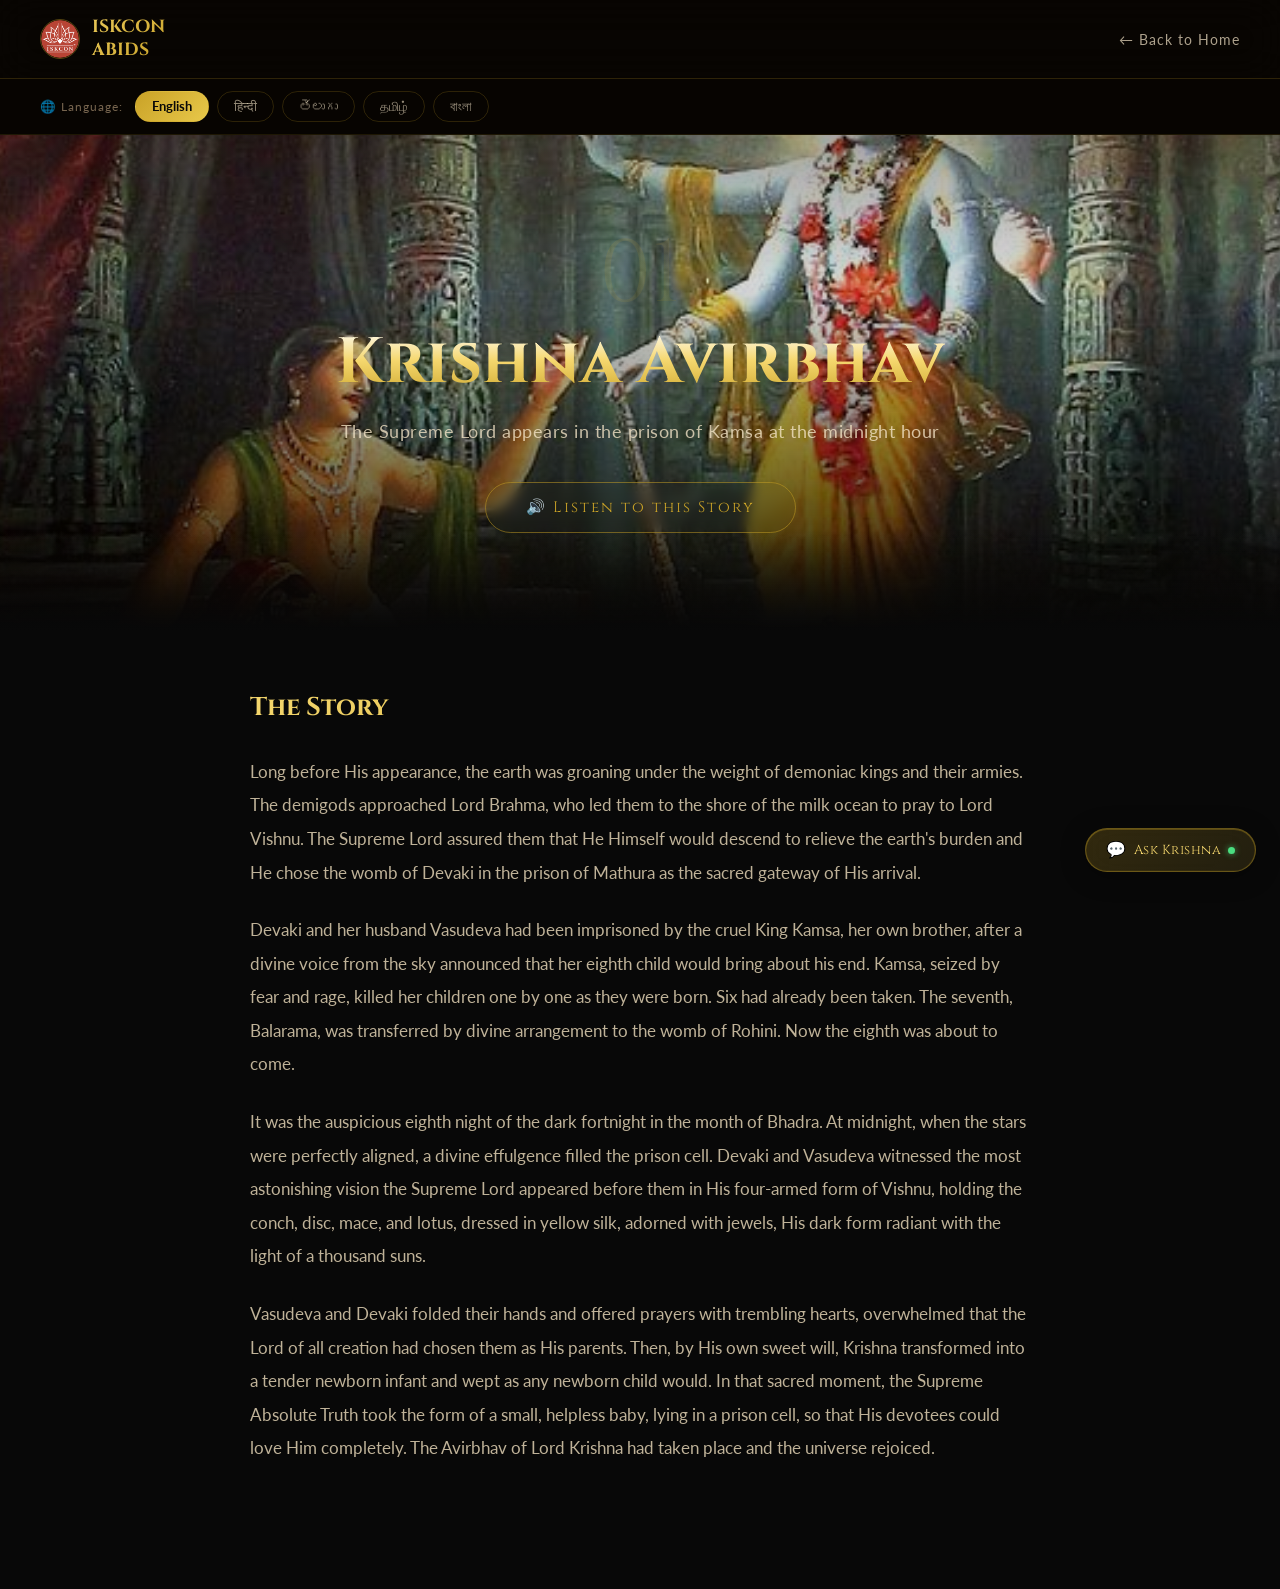
<file: avirbhav.html>
<!DOCTYPE html>
<html lang="en">
  <head>
    <meta charset="UTF-8" />
    <meta name="viewport" content="width=device-width, initial-scale=1.0" />
    <link rel="icon" type="image/png" href="/favicon/favicon-96x96.png" sizes="96x96" />
    <link rel="icon" type="image/svg+xml" href="/favicon/favicon.svg" />
    <link rel="shortcut icon" href="/favicon/favicon.ico" />
    <link rel="apple-touch-icon" sizes="180x180" href="/favicon/apple-touch-icon.png" />
    <meta name="apple-mobile-web-app-title" content="ISKCON ABIDS" />
    <link rel="manifest" href="/favicon/site.webmanifest" />
    <title>Krishna Avirbhav - ISKCON Dioramas</title>
    <link rel="stylesheet" href="css/style.css" />
  </head>
  <body>

    <nav class="navbar">
      <div class="logo">
        <img src="images/logo.jpg" class="logo-img">
        <span>ISKCON <br> ABIDS</span>
      </div>
      <ul class="nav-links">
        <li><a href="index.html">← Back to Home</a></li>
      </ul>
    </nav>

    <!-- Language Bar -->
    <div class="lang-bar">
      <span class="lang-label">🌐 Language:</span>
      <div class="lang-pills">
        <button class="lang-pill active" data-lang="en" onclick="setLanguage('en', this)">English</button>
        <button class="lang-pill" data-lang="hi" onclick="setLanguage('hi', this)">हिन्दी</button>
        <button class="lang-pill" data-lang="te" onclick="setLanguage('te', this)">తెలుగు</button>
        <button class="lang-pill" data-lang="ta" onclick="setLanguage('ta', this)">தமிழ்</button>
        <button class="lang-pill" data-lang="bn" onclick="setLanguage('bn', this)">বাংলা</button>
      </div>
      <span class="lang-status" id="lang-status"></span>
    </div>

    <!-- Parallax Hero -->
    <div class="pastime-hero" id="pastime-hero">
      <div class="pastime-hero-bg" id="hero-bg" style="background-image: url('images/avirbhav.jpg');"></div>
      <div class="pastime-hero-overlay"></div>
      <div class="pastime-hero-content">
        <div class="pastime-number" data-translate="number">01</div>
        <h1 class="pastime-title" data-translate="title">Krishna Avirbhav</h1>
        <p class="pastime-subtitle" data-translate="subtitle">The Supreme Lord appears in the prison of Kamsa at the midnight hour</p>
        <button class="audio-btn" onclick="toggleAudio()">🔊 Listen to this Story</button>
      </div>
    </div>

    <!-- Story -->
    <div class="pastime-content">
      <div class="pastime-story" id="story-text">
        <h2 data-translate="story-heading">The Story</h2>
        <p data-translate="p1">Long before His appearance, the earth was groaning under the weight of demoniac kings and their armies. The demigods approached Lord Brahma, who led them to the shore of the milk ocean to pray to Lord Vishnu. The Supreme Lord assured them that He Himself would descend to relieve the earth's burden and He chose the womb of Devaki in the prison of Mathura as the sacred gateway of His arrival.</p>
        <p data-translate="p2">Devaki and her husband Vasudeva had been imprisoned by the cruel King Kamsa, her own brother, after a divine voice from the sky announced that her eighth child would bring about his end. Kamsa, seized by fear and rage, killed her children one by one as they were born. Six had already been taken. The seventh, Balarama, was transferred by divine arrangement to the womb of Rohini. Now the eighth was about to come.</p>
        <p data-translate="p3">It was the auspicious eighth night of the dark fortnight in the month of Bhadra. At midnight, when the stars were perfectly aligned, a divine effulgence filled the prison cell. Devaki and Vasudeva witnessed the most astonishing vision the Supreme Lord appeared before them in His four-armed form of Vishnu, holding the conch, disc, mace, and lotus, dressed in yellow silk, adorned with jewels, His dark form radiant with the light of a thousand suns.</p>
        <p data-translate="p4">Vasudeva and Devaki folded their hands and offered prayers with trembling hearts, overwhelmed that the Lord of all creation had chosen them as His parents. Then, by His own sweet will, Krishna transformed into a tender newborn infant and wept as any newborn child would. In that sacred moment, the Supreme Absolute Truth took the form of a small, helpless baby, lying in a prison cell, so that His devotees could love Him completely. The Avirbhav of Lord Krishna had taken place and the universe rejoiced.</p>
      </div>
    </div>

    <!-- Chatbot -->
    <button class="chat-toggle" onclick="toggleChat()">Ask Krishna</button>
    <div class="chat-window" id="chat-window">
      <div class="chat-header">
        <span>🛕 Krishna's Guide</span>
        <button onclick="toggleChat()" class="chat-close">✕</button>
      </div>
      <div class="chat-messages" id="chat-messages"></div>
      <div class="chat-input-area">
        <input type="text" id="chat-input" placeholder="Ask about Krishna..." onkeypress="handleKey(event)" />
        <button onclick="sendMessage()" class="send-btn">→</button>
      </div>
    </div>

    <script>
      const PASTIME_ID = 'avirbhav';
    </script>

    <script src="js/main.js"></script>

    <script>
      const heroBg = document.getElementById('hero-bg');
      const heroEl = document.getElementById('pastime-hero');

      function onScroll() {
        const scrollY  = window.scrollY;
        const heroH    = heroEl.offsetHeight;
        const parallax = scrollY * 0.4;
        const blur     = Math.min((scrollY / heroH) * 12, 12);
        const scale    = 1 + scrollY * 0.00015;
        heroBg.style.transform = `translateY(${parallax}px) scale(${scale})`;
        heroBg.style.filter    = `blur(${blur}px)`;
      }

      window.addEventListener('scroll', onScroll, { passive: true });
    </script>

    <script src="js/pastime-data.js"></script>
    <script src="js/translate.js"></script>

  </body>
</html>
</file>
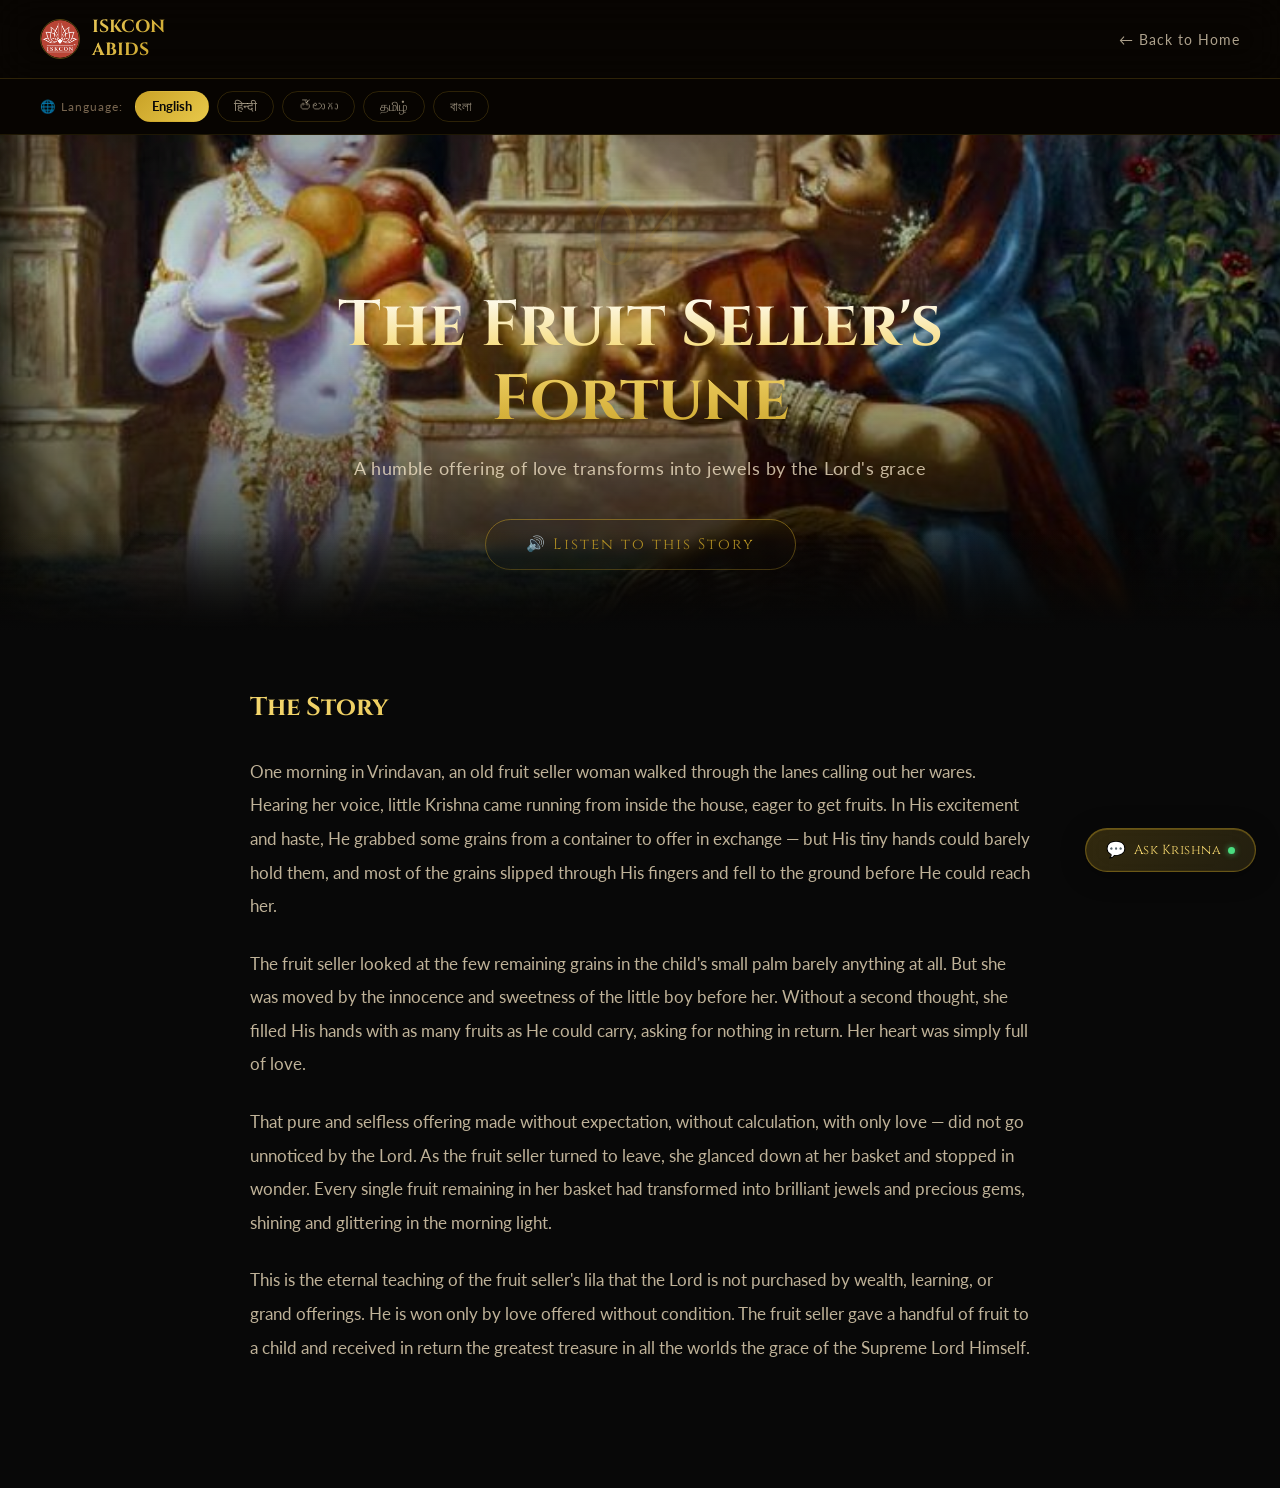
<file: fruitseller.html>
<!DOCTYPE html>
<html lang="en">
  <head>
    <meta charset="UTF-8" />
    <meta name="viewport" content="width=device-width, initial-scale=1.0" />
    <link rel="icon" type="image/png" href="/favicon/favicon-96x96.png" sizes="96x96" />
    <link rel="icon" type="image/svg+xml" href="/favicon/favicon.svg" />
    <link rel="shortcut icon" href="/favicon/favicon.ico" />
    <link rel="apple-touch-icon" sizes="180x180" href="/favicon/apple-touch-icon.png" />
    <meta name="apple-mobile-web-app-title" content="ISKCON ABIDS" />
    <link rel="manifest" href="/favicon/site.webmanifest" />
    <title>The Fruit Seller's Fortune - ISKCON Dioramas</title>
    <link rel="stylesheet" href="css/style.css" />
  </head>
  <body>

    <nav class="navbar">
      <div class="logo">
        <img src="images/logo.jpg" class="logo-img">
        <span>ISKCON <br> ABIDS</span>
      </div>
      <ul class="nav-links">
        <li><a href="index.html">← Back to Home</a></li>
      </ul>
    </nav>

    <!-- Language Bar -->
    <div class="lang-bar">
      <span class="lang-label">🌐 Language:</span>
      <div class="lang-pills">
        <button class="lang-pill active" data-lang="en" onclick="setLanguage('en', this)">English</button>
        <button class="lang-pill" data-lang="hi" onclick="setLanguage('hi', this)">हिन्दी</button>
        <button class="lang-pill" data-lang="te" onclick="setLanguage('te', this)">తెలుగు</button>
        <button class="lang-pill" data-lang="ta" onclick="setLanguage('ta', this)">தமிழ்</button>
        <button class="lang-pill" data-lang="bn" onclick="setLanguage('bn', this)">বাংলা</button>
      </div>
      <span class="lang-status" id="lang-status"></span>
    </div>

    <!-- Parallax Hero -->
    <div class="pastime-hero" id="pastime-hero">
      <div class="pastime-hero-bg" id="hero-bg" style="background-image: url('images/fruitseller.jpg');"></div>
      <div class="pastime-hero-overlay"></div>
      <div class="pastime-hero-content">
        <div class="pastime-number" data-translate="number">04</div>
        <h1 class="pastime-title" data-translate="title">The Fruit Seller's Fortune</h1>
        <p class="pastime-subtitle" data-translate="subtitle">A humble offering of love transforms into jewels by the Lord's grace</p>
        <button class="audio-btn" onclick="toggleAudio()">🔊 Listen to this Story</button>
      </div>
    </div>

    <!-- Story -->
    <div class="pastime-content">
      <div class="pastime-story" id="story-text">
        <h2 data-translate="story-heading">The Story</h2>
        <p data-translate="p1">One morning in Vrindavan, an old fruit seller woman walked through the lanes calling out her wares. Hearing her voice, little Krishna came running from inside the house, eager to get fruits. In His excitement and haste, He grabbed some grains from a container to offer in exchange — but His tiny hands could barely hold them, and most of the grains slipped through His fingers and fell to the ground before He could reach her.</p>
        <p data-translate="p2">The fruit seller looked at the few remaining grains in the child's small palm barely anything at all. But she was moved by the innocence and sweetness of the little boy before her. Without a second thought, she filled His hands with as many fruits as He could carry, asking for nothing in return. Her heart was simply full of love.</p>
        <p data-translate="p3">That pure and selfless offering made without expectation, without calculation, with only love — did not go unnoticed by the Lord. As the fruit seller turned to leave, she glanced down at her basket and stopped in wonder. Every single fruit remaining in her basket had transformed into brilliant jewels and precious gems, shining and glittering in the morning light.</p>
        <p data-translate="p4">This is the eternal teaching of the fruit seller's lila that the Lord is not purchased by wealth, learning, or grand offerings. He is won only by love offered without condition. The fruit seller gave a handful of fruit to a child and received in return the greatest treasure in all the worlds the grace of the Supreme Lord Himself.</p>
      </div>
    </div>

    <!-- Chatbot -->
    <button class="chat-toggle" onclick="toggleChat()">Ask Krishna</button>
    <div class="chat-window" id="chat-window">
      <div class="chat-header">
        <span>🛕 Krishna's Guide</span>
        <button onclick="toggleChat()" class="chat-close">✕</button>
      </div>
      <div class="chat-messages" id="chat-messages"></div>
      <div class="chat-input-area">
        <input type="text" id="chat-input" placeholder="Ask about Krishna..." onkeypress="handleKey(event)" />
        <button onclick="sendMessage()" class="send-btn">→</button>
      </div>
    </div>

    <!--
      IMPORTANT: PASTIME_ID must be declared BEFORE main.js loads.
      This connects this page to translations, audio, and the chatbot.
      Change only this value per page — nothing else.
    -->
    <script>
      const PASTIME_ID = 'fruitseller';
    </script>

    <script src="js/main.js"></script>

    <script>
      // Parallax — runs after main.js
      const heroBg = document.getElementById('hero-bg');
      const heroEl = document.getElementById('pastime-hero');

      function onScroll() {
        const scrollY  = window.scrollY;
        const heroH    = heroEl.offsetHeight;
        const parallax = scrollY * 0.4;
        const blur     = Math.min((scrollY / heroH) * 12, 12);
        const scale    = 1 + scrollY * 0.00015;
        heroBg.style.transform = `translateY(${parallax}px) scale(${scale})`;
        heroBg.style.filter    = `blur(${blur}px)`;
      }

      window.addEventListener('scroll', onScroll, { passive: true });
    </script>

    <script src="js/pastime-data.js"></script>
    <script src="js/translate.js"></script>

  </body>
</html>
</file>
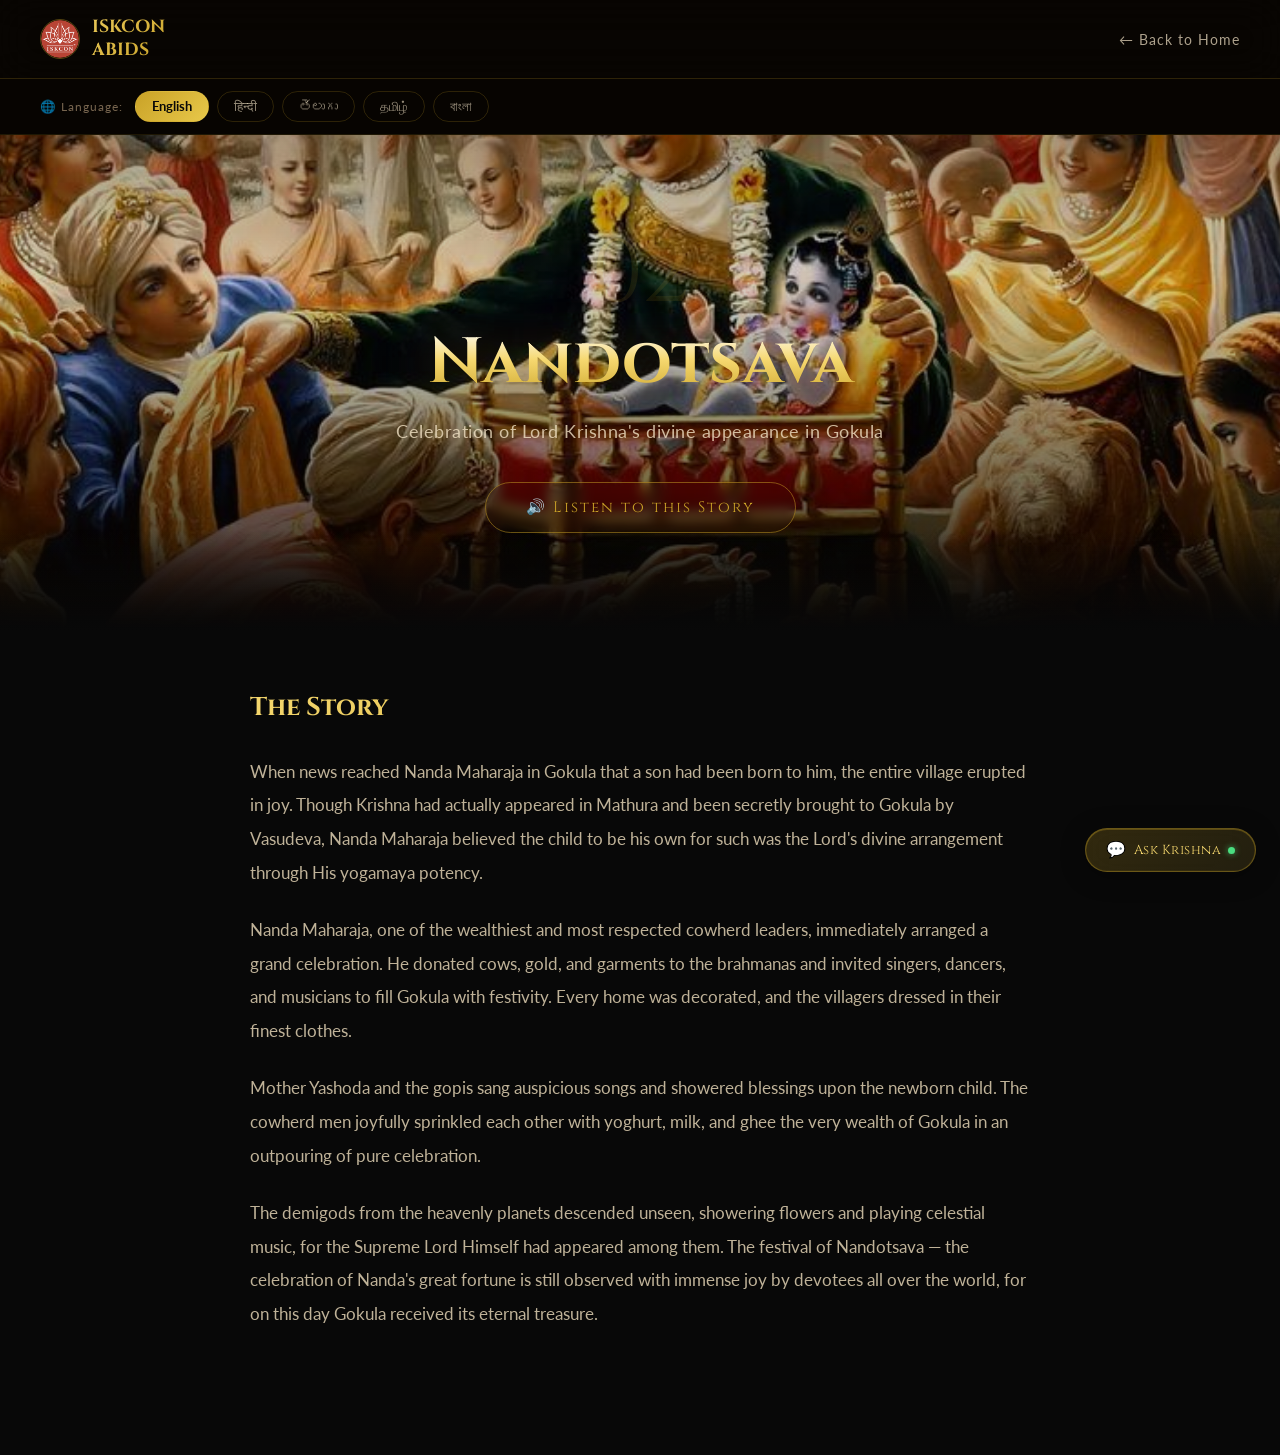
<file: nandotsava.html>
<!DOCTYPE html>
<html lang="en">
  <head>
    <meta charset="UTF-8" />
    <meta name="viewport" content="width=device-width, initial-scale=1.0" />
    <link rel="icon" type="image/png" href="/favicon/favicon-96x96.png" sizes="96x96" />
    <link rel="icon" type="image/svg+xml" href="/favicon/favicon.svg" />
    <link rel="shortcut icon" href="/favicon/favicon.ico" />
    <link rel="apple-touch-icon" sizes="180x180" href="/favicon/apple-touch-icon.png" />
    <meta name="apple-mobile-web-app-title" content="ISKCON ABIDS" />
    <link rel="manifest" href="/favicon/site.webmanifest" />
    <title>Nandotsava - ISKCON Dioramas</title>
    <link rel="stylesheet" href="css/style.css" />
  </head>
  <body>

    <nav class="navbar">
      <div class="logo">
        <img src="images/logo.jpg" class="logo-img">
        <span>ISKCON <br> ABIDS</span>
      </div>
      <ul class="nav-links">
        <li><a href="index.html">← Back to Home</a></li>
      </ul>
    </nav>

    <!-- Language Bar -->
    <div class="lang-bar">
      <span class="lang-label">🌐 Language:</span>
      <div class="lang-pills">
        <button class="lang-pill active" data-lang="en" onclick="setLanguage('en', this)">English</button>
        <button class="lang-pill" data-lang="hi" onclick="setLanguage('hi', this)">हिन्दी</button>
        <button class="lang-pill" data-lang="te" onclick="setLanguage('te', this)">తెలుగు</button>
        <button class="lang-pill" data-lang="ta" onclick="setLanguage('ta', this)">தமிழ்</button>
        <button class="lang-pill" data-lang="bn" onclick="setLanguage('bn', this)">বাংলা</button>
      </div>
      <span class="lang-status" id="lang-status"></span>
    </div>

    <!-- Parallax Hero -->
    <div class="pastime-hero" id="pastime-hero">
      <div class="pastime-hero-bg" id="hero-bg" style="background-image: url('images/nandotsava.jpg');"></div>
      <div class="pastime-hero-overlay"></div>
      <div class="pastime-hero-content">
        <div class="pastime-number" data-translate="number">02</div>
        <h1 class="pastime-title" data-translate="title">Nandotsava</h1>
        <p class="pastime-subtitle" data-translate="subtitle">Celebration of Lord Krishna's divine appearance in Gokula</p>
        <button class="audio-btn" onclick="toggleAudio()">🔊 Listen to this Story</button>
      </div>
    </div>

    <!-- Story -->
    <div class="pastime-content">
      <div class="pastime-story" id="story-text">
        <h2 data-translate="story-heading">The Story</h2>
        <p data-translate="p1">When news reached Nanda Maharaja in Gokula that a son had been born to him, the entire village erupted in joy. Though Krishna had actually appeared in Mathura and been secretly brought to Gokula by Vasudeva, Nanda Maharaja believed the child to be his own for such was the Lord's divine arrangement through His yogamaya potency.</p>
        <p data-translate="p2">Nanda Maharaja, one of the wealthiest and most respected cowherd leaders, immediately arranged a grand celebration. He donated cows, gold, and garments to the brahmanas and invited singers, dancers, and musicians to fill Gokula with festivity. Every home was decorated, and the villagers dressed in their finest clothes.</p>
        <p data-translate="p3">Mother Yashoda and the gopis sang auspicious songs and showered blessings upon the newborn child. The cowherd men joyfully sprinkled each other with yoghurt, milk, and ghee the very wealth of Gokula in an outpouring of pure celebration.</p>
        <p data-translate="p4">The demigods from the heavenly planets descended unseen, showering flowers and playing celestial music, for the Supreme Lord Himself had appeared among them. The festival of Nandotsava — the celebration of Nanda's great fortune is still observed with immense joy by devotees all over the world, for on this day Gokula received its eternal treasure.</p>
      </div>
    </div>

    <!-- Chatbot -->
    <button class="chat-toggle" onclick="toggleChat()">Ask Krishna</button>
    <div class="chat-window" id="chat-window">
      <div class="chat-header">
        <span>🛕 Krishna's Guide</span>
        <button onclick="toggleChat()" class="chat-close">✕</button>
      </div>
      <!-- Greeting injected by setInitialGreeting() in main.js — do not hardcode here -->
      <div class="chat-messages" id="chat-messages"></div>
      <div class="chat-input-area">
        <input type="text" id="chat-input" placeholder="Ask about Krishna..." onkeypress="handleKey(event)" />
        <button onclick="sendMessage()" class="send-btn">→</button>
      </div>
    </div>

    <!--
      IMPORTANT: PASTIME_ID must be declared BEFORE main.js loads.
      This is what connects this page to translations, audio, and the chatbot.
      Change only this value per page — nothing else.
    -->
    <script>
      const PASTIME_ID = 'nandotsava';
    </script>

    <script src="js/main.js"></script>

    <script>
      // Parallax — runs after main.js
      const heroBg = document.getElementById('hero-bg');
      const heroEl = document.getElementById('pastime-hero');

      function onScroll() {
        const scrollY  = window.scrollY;
        const heroH    = heroEl.offsetHeight;
        const parallax = scrollY * 0.4;
        const blur     = Math.min((scrollY / heroH) * 12, 12);
        const scale    = 1 + scrollY * 0.00015;
        heroBg.style.transform = `translateY(${parallax}px) scale(${scale})`;
        heroBg.style.filter    = `blur(${blur}px)`;
      }

      window.addEventListener('scroll', onScroll, { passive: true });
    </script>

    <script src="js/pastime-data.js"></script>
    <script src="js/translate.js"></script>

  </body>
</html>
</file>
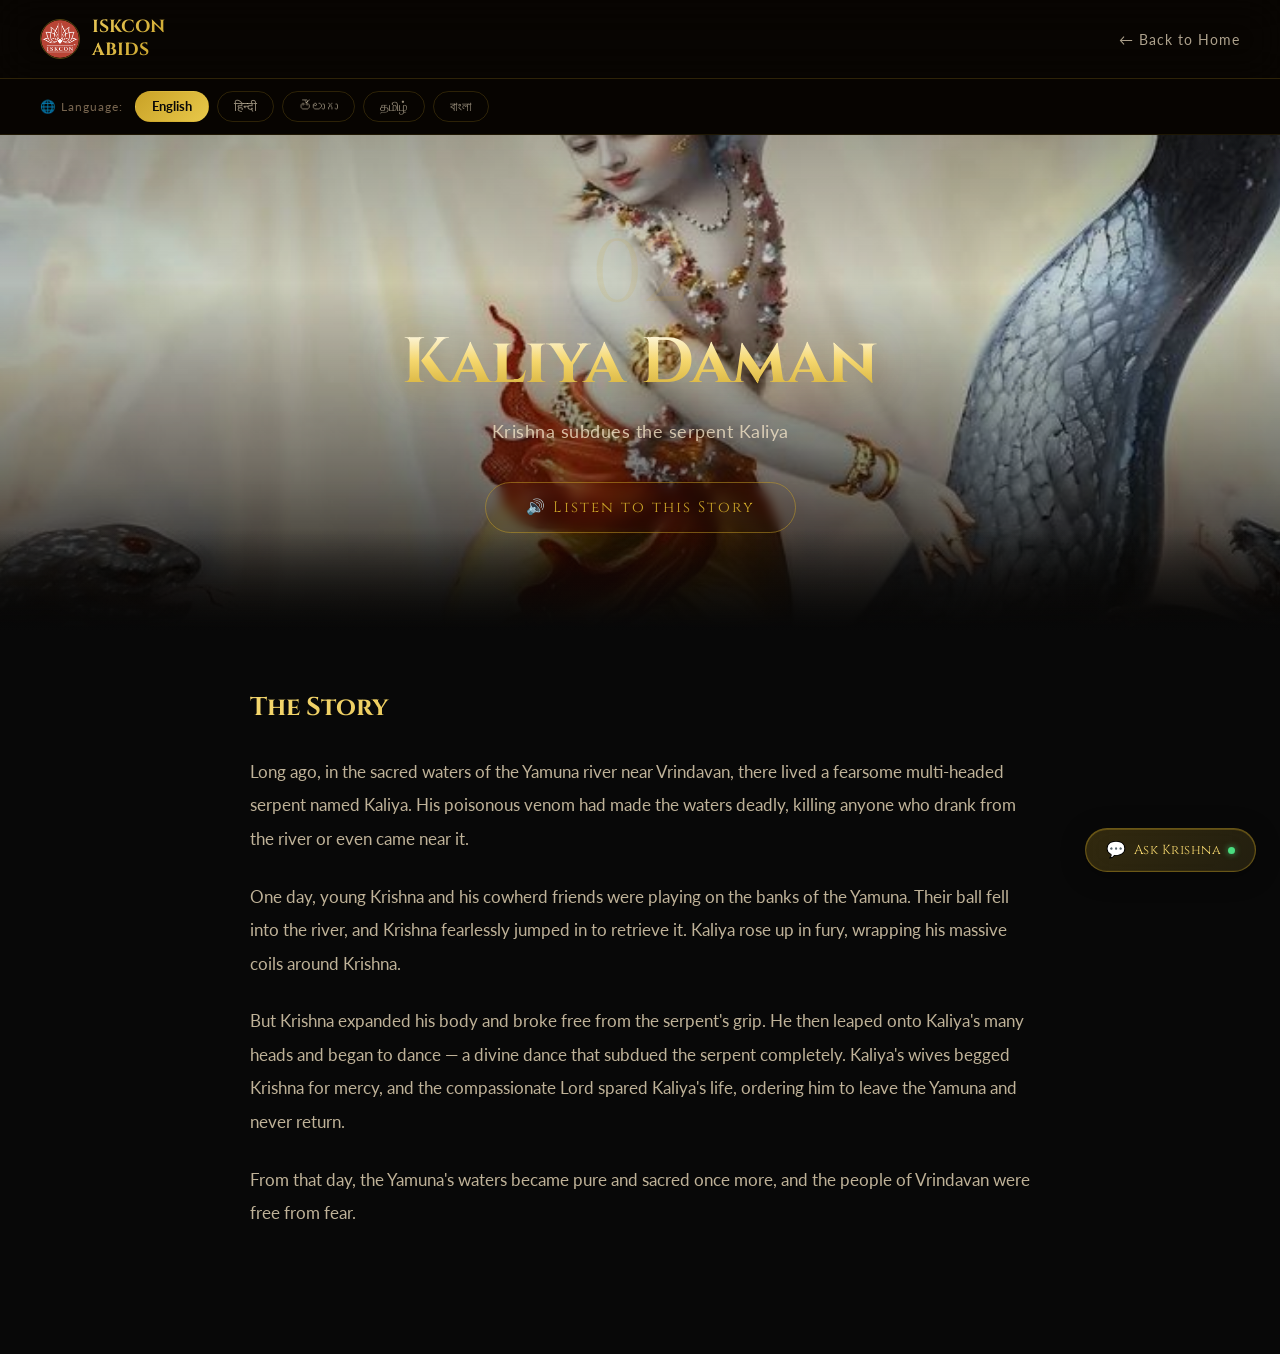
<file: pastime.html>
<!DOCTYPE html>
<html lang="en">
  <head>
    <meta charset="UTF-8" />
    <meta name="viewport" content="width=device-width, initial-scale=1.0" />
    <link rel="icon" type="image/png" href="/favicon/favicon-96x96.png" sizes="96x96" />
    <link rel="icon" type="image/svg+xml" href="/favicon/favicon.svg" />
    <link rel="shortcut icon" href="/favicon/favicon.ico" />
    <link rel="apple-touch-icon" sizes="180x180" href="/favicon/apple-touch-icon.png" />
    <meta name="apple-mobile-web-app-title" content="ISKCON ABIDS" />
    <link rel="manifest" href="/favicon/site.webmanifest" />
    <title>Kaliya Daman - ISKCON Dioramas</title>
    <link rel="stylesheet" href="css/style.css" />
  </head>
  <body>

    <nav class="navbar">
      <div class="logo">
        <img src="images/logo.jpg" class="logo-img">
        <span>ISKCON <br> ABIDS</span>
      </div>
      <ul class="nav-links">
        <li><a href="index.html">← Back to Home</a></li>
      </ul>
    </nav>

    <!-- Language Bar -->
    <div class="lang-bar">
      <span class="lang-label">🌐 Language:</span>
      <div class="lang-pills">
        <button class="lang-pill active" data-lang="en" onclick="setLanguage('en', this)">English</button>
        <button class="lang-pill" data-lang="hi" onclick="setLanguage('hi', this)">हिन्दी</button>
        <button class="lang-pill" data-lang="te" onclick="setLanguage('te', this)">తెలుగు</button>
        <button class="lang-pill" data-lang="ta" onclick="setLanguage('ta', this)">தமிழ்</button>
        <button class="lang-pill" data-lang="bn" onclick="setLanguage('bn', this)">বাংলা</button>
      </div>
      <span class="lang-status" id="lang-status"></span>
    </div>

    <!-- Parallax Hero -->
    <div class="pastime-hero" id="pastime-hero">
      <div class="pastime-hero-bg" id="hero-bg" style="background-image: url('images/kaliya.jpg');"></div>
      <div class="pastime-hero-overlay"></div>
      <div class="pastime-hero-content">
        <div class="pastime-number" data-translate="number">02</div>
        <h1 class="pastime-title" data-translate="title">Kaliya Daman</h1>
        <p class="pastime-subtitle" data-translate="subtitle">Krishna subdues the serpent Kaliya</p>
        <button class="audio-btn" onclick="toggleAudio()">🔊 Listen to this Story</button>
      </div>
    </div>

    <!-- Story -->
    <div class="pastime-content">
      <div class="pastime-story" id="story-text">
        <h2 data-translate="story-heading">The Story</h2>
        <p data-translate="p1">Long ago, in the sacred waters of the Yamuna river near Vrindavan, there lived a fearsome multi-headed serpent named Kaliya. His poisonous venom had made the waters deadly, killing anyone who drank from the river or even came near it.</p>
        <p data-translate="p2">One day, young Krishna and his cowherd friends were playing on the banks of the Yamuna. Their ball fell into the river, and Krishna fearlessly jumped in to retrieve it. Kaliya rose up in fury, wrapping his massive coils around Krishna.</p>
        <p data-translate="p3">But Krishna expanded his body and broke free from the serpent's grip. He then leaped onto Kaliya's many heads and began to dance — a divine dance that subdued the serpent completely. Kaliya's wives begged Krishna for mercy, and the compassionate Lord spared Kaliya's life, ordering him to leave the Yamuna and never return.</p>
        <p data-translate="p4">From that day, the Yamuna's waters became pure and sacred once more, and the people of Vrindavan were free from fear.</p>
      </div>
    </div>

    <!-- Chatbot -->
    <button class="chat-toggle" onclick="toggleChat()">Ask Krishna</button>
    <div class="chat-window" id="chat-window">
      <div class="chat-header">
        <span>🛕 Krishna's Guide</span>
        <button onclick="toggleChat()" class="chat-close">✕</button>
      </div>
      <!-- Greeting injected by setInitialGreeting() in main.js — do not hardcode here -->
      <div class="chat-messages" id="chat-messages"></div>
      <div class="chat-input-area">
        <input type="text" id="chat-input" placeholder="Ask about Krishna..." onkeypress="handleKey(event)" />
        <button onclick="sendMessage()" class="send-btn">→</button>
      </div>
    </div>

    <!--
      IMPORTANT: PASTIME_ID must be declared BEFORE main.js loads.
      This is what connects this page to the registry, chatbot context,
      translations, and audio files. Change only this value per page.
    -->
    <script>
      const PASTIME_ID = 'kaliya';
    </script>

    <script src="js/main.js"></script>

    <script>
      // Parallax — runs after main.js
      const heroBg = document.getElementById('hero-bg');
      const heroEl = document.getElementById('pastime-hero');

      function onScroll() {
        const scrollY  = window.scrollY;
        const heroH    = heroEl.offsetHeight;
        const parallax = scrollY * 0.4;
        const blur     = Math.min((scrollY / heroH) * 12, 12);
        const scale    = 1 + scrollY * 0.00015;
        heroBg.style.transform = `translateY(${parallax}px) scale(${scale})`;
        heroBg.style.filter    = `blur(${blur}px)`;
      }

      window.addEventListener('scroll', onScroll, { passive: true });
    </script>

    <script src="js/pastime-data.js"></script>
    <script src="js/translate.js"></script>

  </body>
</html>
</file>
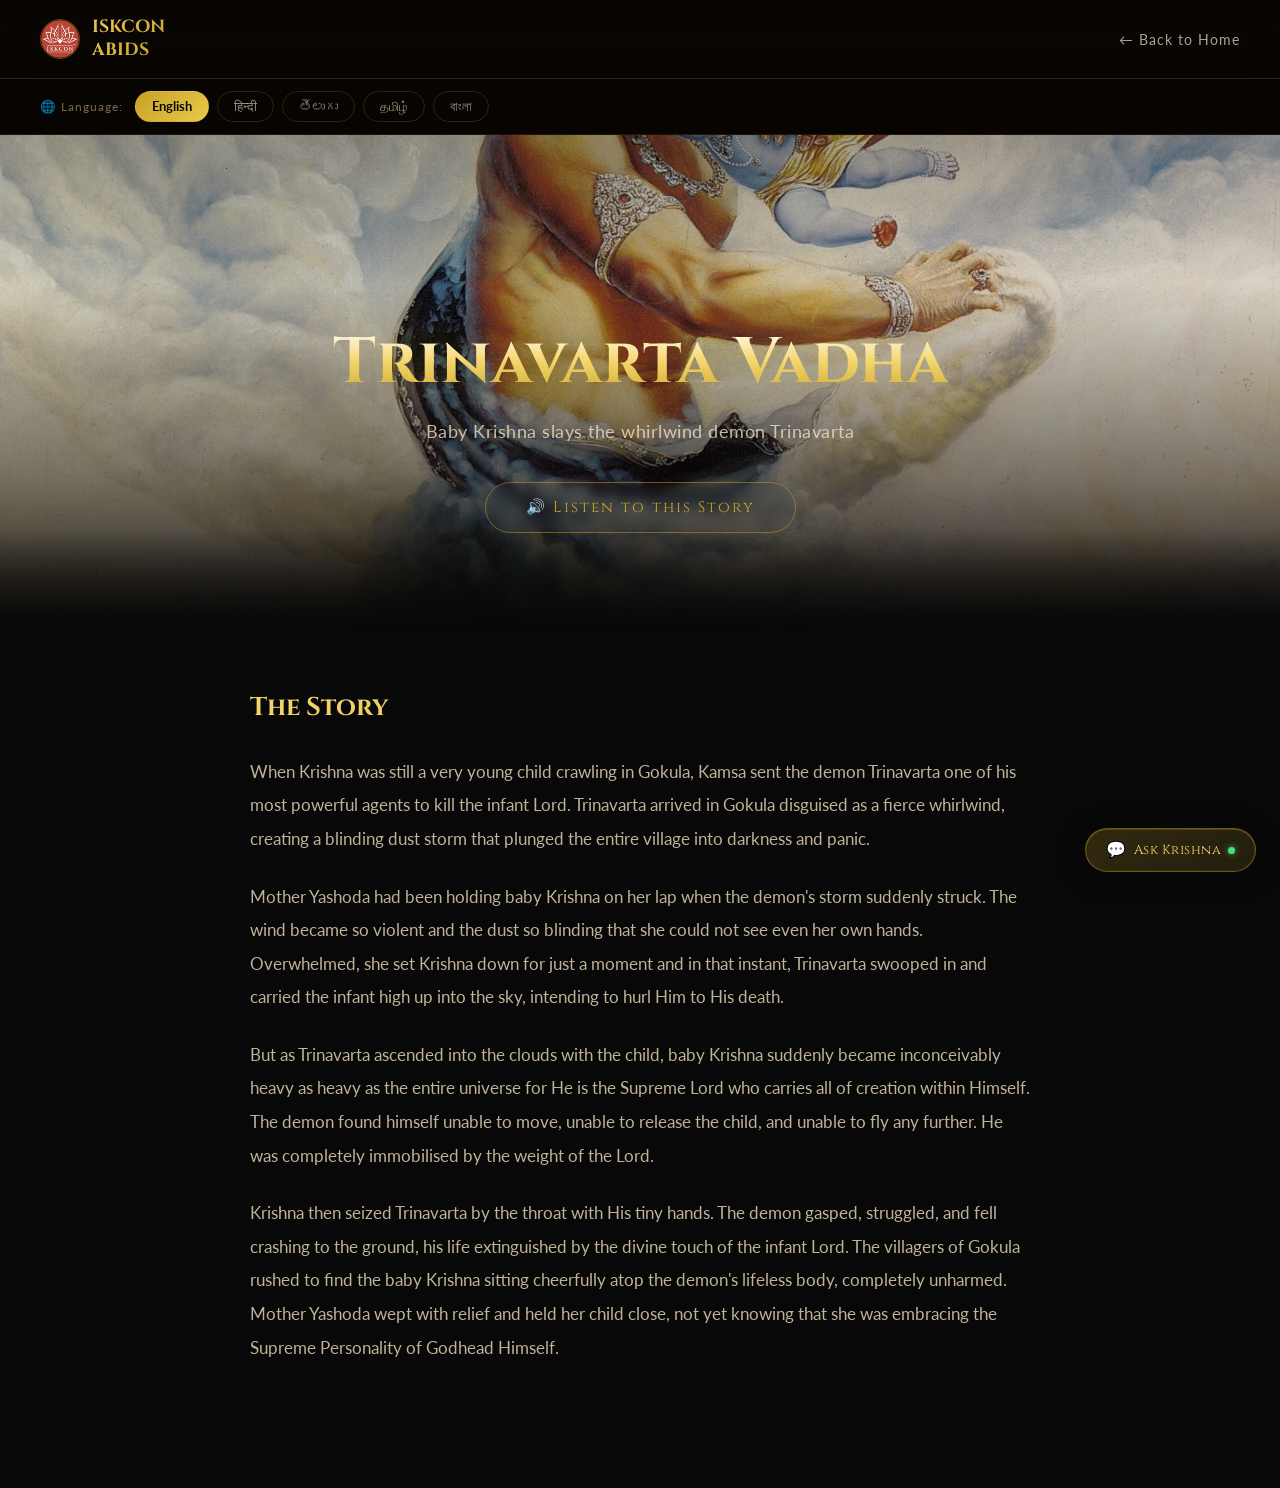
<file: trinavarta.html>
<!DOCTYPE html>
<html lang="en">
  <head>
    <meta charset="UTF-8" />
    <meta name="viewport" content="width=device-width, initial-scale=1.0" />
    <link rel="icon" type="image/png" href="/favicon/favicon-96x96.png" sizes="96x96" />
    <link rel="icon" type="image/svg+xml" href="/favicon/favicon.svg" />
    <link rel="shortcut icon" href="/favicon/favicon.ico" />
    <link rel="apple-touch-icon" sizes="180x180" href="/favicon/apple-touch-icon.png" />
    <meta name="apple-mobile-web-app-title" content="ISKCON ABIDS" />
    <link rel="manifest" href="/favicon/site.webmanifest" />
    <title>Trinavarta Vadha - ISKCON Dioramas</title>
    <link rel="stylesheet" href="css/style.css" />
  </head>
  <body>

    <nav class="navbar">
      <div class="logo">
        <img src="images/logo.jpg" class="logo-img">
        <span>ISKCON <br> ABIDS</span>
      </div>
      <ul class="nav-links">
        <li><a href="index.html">← Back to Home</a></li>
      </ul>
    </nav>

    <!-- Language Bar -->
    <div class="lang-bar">
      <span class="lang-label">🌐 Language:</span>
      <div class="lang-pills">
        <button class="lang-pill active" data-lang="en" onclick="setLanguage('en', this)">English</button>
        <button class="lang-pill" data-lang="hi" onclick="setLanguage('hi', this)">हिन्दी</button>
        <button class="lang-pill" data-lang="te" onclick="setLanguage('te', this)">తెలుగు</button>
        <button class="lang-pill" data-lang="ta" onclick="setLanguage('ta', this)">தமிழ்</button>
        <button class="lang-pill" data-lang="bn" onclick="setLanguage('bn', this)">বাংলা</button>
      </div>
      <span class="lang-status" id="lang-status"></span>
    </div>

    <!-- Parallax Hero -->
    <div class="pastime-hero" id="pastime-hero">
      <div class="pastime-hero-bg" id="hero-bg" style="background-image: url('images/trinavarta.jpg');"></div>
      <div class="pastime-hero-overlay"></div>
      <div class="pastime-hero-content">
        <div class="pastime-number" data-translate="number">03</div>
        <h1 class="pastime-title" data-translate="title">Trinavarta Vadha</h1>
        <p class="pastime-subtitle" data-translate="subtitle">Baby Krishna slays the whirlwind demon Trinavarta</p>
        <button class="audio-btn" onclick="toggleAudio()">🔊 Listen to this Story</button>
      </div>
    </div>

    <!-- Story -->
    <div class="pastime-content">
      <div class="pastime-story" id="story-text">
        <h2 data-translate="story-heading">The Story</h2>
        <p data-translate="p1">When Krishna was still a very young child crawling in Gokula, Kamsa sent the demon Trinavarta one of his most powerful agents to kill the infant Lord. Trinavarta arrived in Gokula disguised as a fierce whirlwind, creating a blinding dust storm that plunged the entire village into darkness and panic.</p>
        <p data-translate="p2">Mother Yashoda had been holding baby Krishna on her lap when the demon's storm suddenly struck. The wind became so violent and the dust so blinding that she could not see even her own hands. Overwhelmed, she set Krishna down for just a moment and in that instant, Trinavarta swooped in and carried the infant high up into the sky, intending to hurl Him to His death.</p>
        <p data-translate="p3">But as Trinavarta ascended into the clouds with the child, baby Krishna suddenly became inconceivably heavy as heavy as the entire universe for He is the Supreme Lord who carries all of creation within Himself. The demon found himself unable to move, unable to release the child, and unable to fly any further. He was completely immobilised by the weight of the Lord.</p>
        <p data-translate="p4">Krishna then seized Trinavarta by the throat with His tiny hands. The demon gasped, struggled, and fell crashing to the ground, his life extinguished by the divine touch of the infant Lord. The villagers of Gokula rushed to find the baby Krishna sitting cheerfully atop the demon's lifeless body, completely unharmed. Mother Yashoda wept with relief and held her child close, not yet knowing that she was embracing the Supreme Personality of Godhead Himself.</p>
      </div>
    </div>

    <!-- Chatbot -->
    <button class="chat-toggle" onclick="toggleChat()">Ask Krishna</button>
    <div class="chat-window" id="chat-window">
      <div class="chat-header">
        <span>🛕 Krishna's Guide</span>
        <button onclick="toggleChat()" class="chat-close">✕</button>
      </div>
      <div class="chat-messages" id="chat-messages"></div>
      <div class="chat-input-area">
        <input type="text" id="chat-input" placeholder="Ask about Krishna..." onkeypress="handleKey(event)" />
        <button onclick="sendMessage()" class="send-btn">→</button>
      </div>
    </div>

    <!--
      IMPORTANT: PASTIME_ID must be declared BEFORE main.js loads.
      This connects this page to translations, audio, and the chatbot.
      Change only this value per page — nothing else.
    -->
    <script>
      const PASTIME_ID = 'trinavarta';
    </script>

    <script src="js/main.js"></script>

    <script>
      // Parallax — runs after main.js
      const heroBg = document.getElementById('hero-bg');
      const heroEl = document.getElementById('pastime-hero');

      function onScroll() {
        const scrollY  = window.scrollY;
        const heroH    = heroEl.offsetHeight;
        const parallax = scrollY * 0.4;
        const blur     = Math.min((scrollY / heroH) * 12, 12);
        const scale    = 1 + scrollY * 0.00015;
        heroBg.style.transform = `translateY(${parallax}px) scale(${scale})`;
        heroBg.style.filter    = `blur(${blur}px)`;
      }

      window.addEventListener('scroll', onScroll, { passive: true });
    </script>

    <script src="js/pastime-data.js"></script>
    <script src="js/translate.js"></script>

  </body>
</html>
</file>
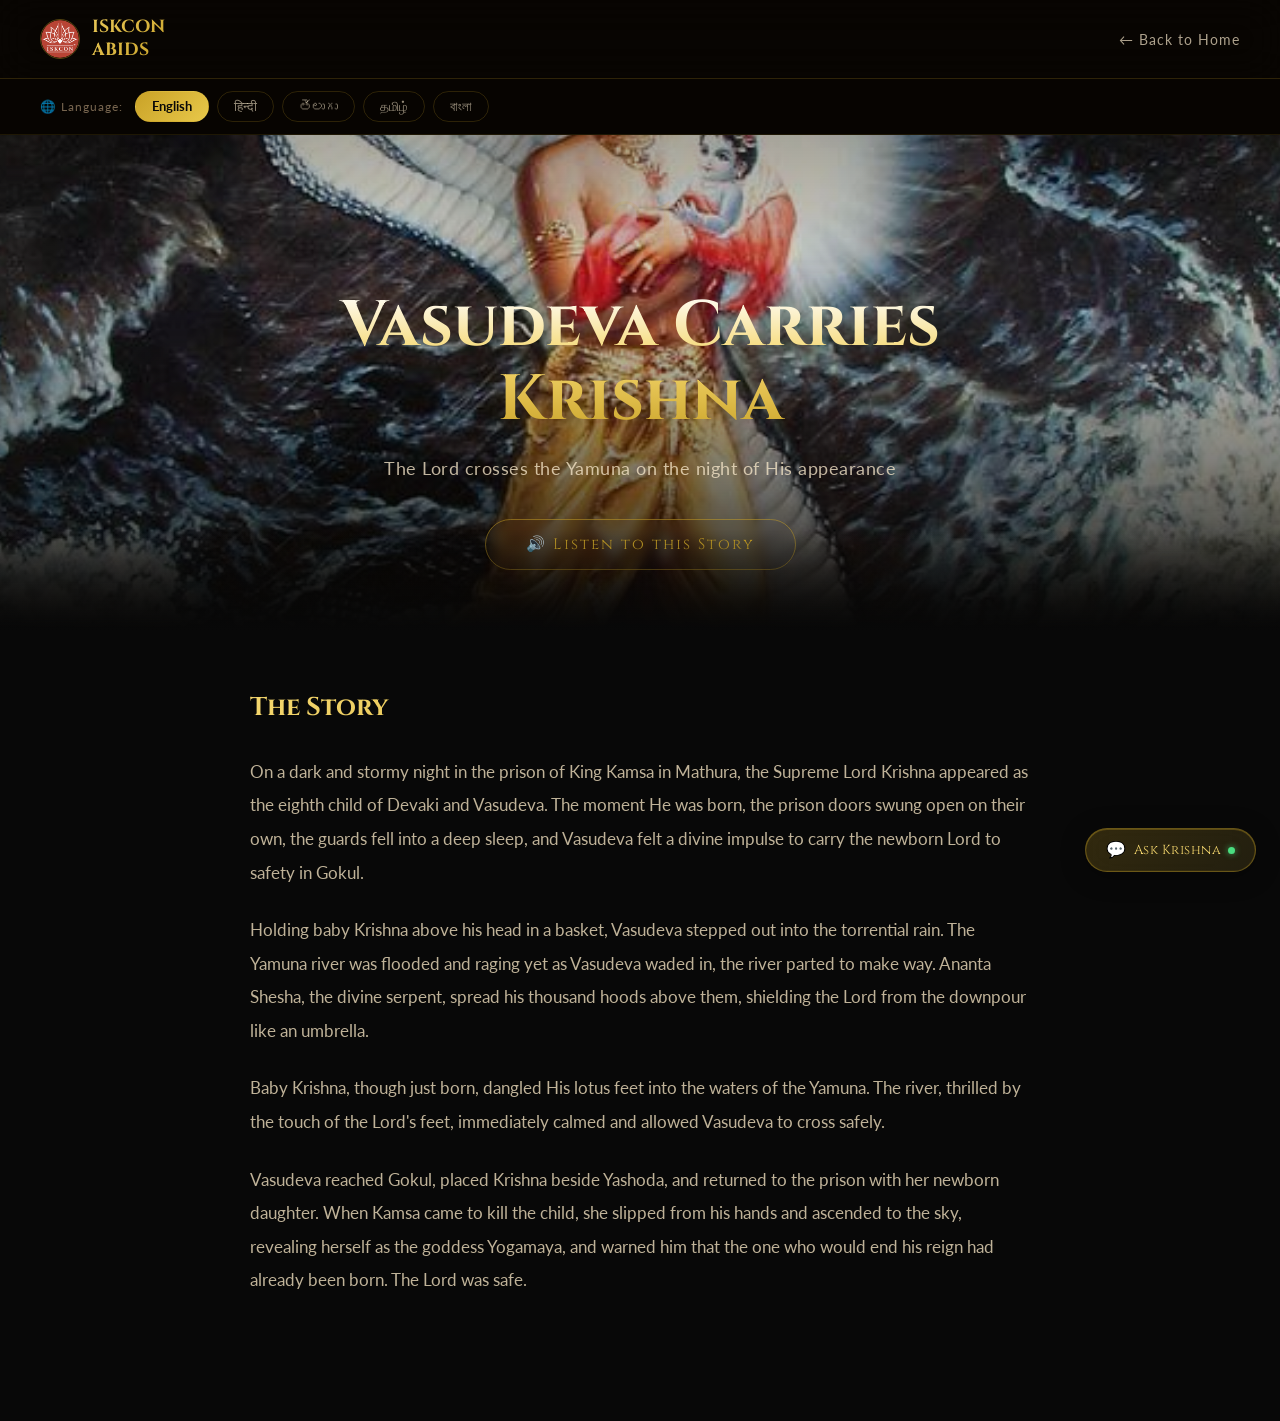
<file: vasudeva.html>
<!DOCTYPE html>
<html lang="en">
  <head>
    <meta charset="UTF-8" />
    <meta name="viewport" content="width=device-width, initial-scale=1.0" />
    <link rel="icon" type="image/png" href="/favicon/favicon-96x96.png" sizes="96x96" />
    <link rel="icon" type="image/svg+xml" href="/favicon/favicon.svg" />
    <link rel="shortcut icon" href="/favicon/favicon.ico" />
    <link rel="apple-touch-icon" sizes="180x180" href="/favicon/apple-touch-icon.png" />
    <meta name="apple-mobile-web-app-title" content="ISKCON ABIDS" />
    <link rel="manifest" href="/favicon/site.webmanifest" />
    <title>Vasudeva Carries Krishna - ISKCON Dioramas</title>
    <link rel="stylesheet" href="css/style.css" />
  </head>
  <body>

    <nav class="navbar">
      <div class="logo">
        <img src="images/logo.jpg" class="logo-img">
        <span>ISKCON <br> ABIDS</span>
      </div>
      <ul class="nav-links">
        <li><a href="index.html">← Back to Home</a></li>
      </ul>
    </nav>

    <!-- Language Bar -->
    <div class="lang-bar">
      <span class="lang-label">🌐 Language:</span>
      <div class="lang-pills">
        <button class="lang-pill active" data-lang="en" onclick="setLanguage('en', this)">English</button>
        <button class="lang-pill" data-lang="hi" onclick="setLanguage('hi', this)">हिन्दी</button>
        <button class="lang-pill" data-lang="te" onclick="setLanguage('te', this)">తెలుగు</button>
        <button class="lang-pill" data-lang="ta" onclick="setLanguage('ta', this)">தமிழ்</button>
        <button class="lang-pill" data-lang="bn" onclick="setLanguage('bn', this)">বাংলা</button>
      </div>
      <span class="lang-status" id="lang-status"></span>
    </div>

    <!-- Parallax Hero -->
    <div class="pastime-hero" id="pastime-hero">
      <div class="pastime-hero-bg" id="hero-bg" style="background-image: url('images/vasudeva.jpg');"></div>
      <div class="pastime-hero-overlay"></div>
      <div class="pastime-hero-content">
        <div class="pastime-number" data-translate="number">01</div>
        <h1 class="pastime-title" data-translate="title">Vasudeva Carries Krishna</h1>
        <p class="pastime-subtitle" data-translate="subtitle">The Lord crosses the Yamuna on the night of His appearance</p>
        <button class="audio-btn" onclick="toggleAudio()">🔊 Listen to this Story</button>
      </div>
    </div>

    <!-- Story -->
    <div class="pastime-content">
      <div class="pastime-story" id="story-text">
        <h2 data-translate="story-heading">The Story</h2>
        <p data-translate="p1">On a dark and stormy night in the prison of King Kamsa in Mathura, the Supreme Lord Krishna appeared as the eighth child of Devaki and Vasudeva. The moment He was born, the prison doors swung open on their own, the guards fell into a deep sleep, and Vasudeva felt a divine impulse to carry the newborn Lord to safety in Gokul.</p>
        <p data-translate="p2">Holding baby Krishna above his head in a basket, Vasudeva stepped out into the torrential rain. The Yamuna river was flooded and raging yet as Vasudeva waded in, the river parted to make way. Ananta Shesha, the divine serpent, spread his thousand hoods above them, shielding the Lord from the downpour like an umbrella.</p>
        <p data-translate="p3">Baby Krishna, though just born, dangled His lotus feet into the waters of the Yamuna. The river, thrilled by the touch of the Lord's feet, immediately calmed and allowed Vasudeva to cross safely.</p>
        <p data-translate="p4">Vasudeva reached Gokul, placed Krishna beside Yashoda, and returned to the prison with her newborn daughter. When Kamsa came to kill the child, she slipped from his hands and ascended to the sky, revealing herself as the goddess Yogamaya, and warned him that the one who would end his reign had already been born. The Lord was safe.</p>
      </div>
    </div>

    <!-- Chatbot -->
    <button class="chat-toggle" onclick="toggleChat()">Ask Krishna</button>
    <div class="chat-window" id="chat-window">
      <div class="chat-header">
        <span>🛕 Krishna's Guide</span>
        <button onclick="toggleChat()" class="chat-close">✕</button>
      </div>
      <!-- Greeting injected by setInitialGreeting() in main.js — do not hardcode here -->
      <div class="chat-messages" id="chat-messages"></div>
      <div class="chat-input-area">
        <input type="text" id="chat-input" placeholder="Ask about Krishna..." onkeypress="handleKey(event)" />
        <button onclick="sendMessage()" class="send-btn">→</button>
      </div>
    </div>

    <!--
      IMPORTANT: PASTIME_ID must be declared BEFORE main.js loads.
      This is what connects this page to the registry, chatbot context,
      translations, and audio files. Change only this value per page.
    -->
    <script>
      const PASTIME_ID = 'vasudeva';
    </script>

    <script src="js/main.js"></script>

    <script>
      // Parallax — runs after main.js
      const heroBg = document.getElementById('hero-bg');
      const heroEl = document.getElementById('pastime-hero');

      function onScroll() {
        const scrollY  = window.scrollY;
        const heroH    = heroEl.offsetHeight;
        const parallax = scrollY * 0.4;
        const blur     = Math.min((scrollY / heroH) * 12, 12);
        const scale    = 1 + scrollY * 0.00015;
        heroBg.style.transform = `translateY(${parallax}px) scale(${scale})`;
        heroBg.style.filter    = `blur(${blur}px)`;
      }

      window.addEventListener('scroll', onScroll, { passive: true });
    </script>

    <script src="js/pastime-data.js"></script>
    <script src="js/translate.js"></script>

  </body>
</html>
</file>
<file: css/style.css>
@import url('https://fonts.googleapis.com/css2?family=Cinzel:wght@400;700&family=Lato:wght@300;400&display=swap');

* {
  margin: 0;
  padding: 0;
  box-sizing: border-box;
}

body {
  font-family: 'Lato', sans-serif;
  background-color: #080808;
  color: #f5e6c8;
  overflow-x: hidden;
  overscroll-behavior: none;
}

/* ─── NAVBAR ──────────────────────────────────────────────────────────────── */

.navbar {
  display: flex;
  justify-content: space-between;
  align-items: center;
  padding: 16px 40px;
  background: rgba(8, 4, 0, 0.75);
  backdrop-filter: blur(20px);
  -webkit-backdrop-filter: blur(20px);
  border-bottom: 1px solid rgba(201, 162, 39, 0.2);
  position: sticky;
  top: 0;
  z-index: 100;
  transition: all 0.3s;
}

.logo {
  font-family: 'Cinzel', serif;
  font-size: 1.1rem;
  font-weight: 700;
  background: linear-gradient(135deg, #f5d76e, #c9a227);
  -webkit-background-clip: text;
  -webkit-text-fill-color: transparent;
  background-clip: text;
  display: flex;
  align-items: center;
  gap: 12px;
  line-height: 1.3;
}

.logo-img {
  width: 40px;
  height: 40px;
  object-fit: cover;
  border-radius: 50%;
  border: 1px solid rgba(201, 162, 39, 0.4);
}

.nav-links {
  list-style: none;
  display: flex;
  gap: 30px;
}

.nav-links a {
  text-decoration: none;
  color: rgba(245, 230, 200, 0.7);
  font-size: 0.9rem;
  letter-spacing: 1px;
  transition: color 0.3s;
}

.nav-links a:hover {
  color: #c9a227;
}

/* ─── HERO ────────────────────────────────────────────────────────────────── */

.hero {
  min-height: 95vh;
  display: flex;
  align-items: center;
  justify-content: center;
  text-align: center;
  background: linear-gradient(rgba(0,0,0,0.45), rgba(0,0,0,0.65)),
    url('../images/bgr.jpg');
  background-size: cover;
  background-position: center -25%;
  background-attachment: fixed;
  padding: 40px;
  position: relative;
}

.hero::after {
  content: '';
  position: absolute;
  bottom: 0;
  left: 0;
  right: 0;
  height: 120px;
  background: linear-gradient(transparent, #080808);
  pointer-events: none;
}

.hero-tag {
  font-size: 0.7rem;
  letter-spacing: 5px;
  color: rgba(201, 162, 39, 0.8);
  text-transform: uppercase;
  margin-bottom: 20px;
}

.hero-content h1 {
  font-family: 'Cinzel', serif;
  font-size: clamp(2.2rem, 5vw, 4.5rem);
  line-height: 1.15;
  margin-bottom: 20px;
  background: linear-gradient(180deg, #ffffff 0%, #f5d76e 40%, #c9a227 100%);
  -webkit-background-clip: text;
  -webkit-text-fill-color: transparent;
  background-clip: text;
  filter: drop-shadow(0 0 30px rgba(201,162,39,0.3));
}

.hero-content p {
  font-size: 1.1rem;
  color: rgba(245, 230, 200, 0.75);
  margin-bottom: 48px;
  max-width: 560px;
  line-height: 1.8;
  margin-left: auto;
  margin-right: auto;
}

.btn {
  display: inline-block;
  padding: 16px 44px;
  background: linear-gradient(135deg, #c9a227, #e8c84a);
  color: #080808;
  text-decoration: none;
  font-family: 'Cinzel', serif;
  font-weight: 700;
  letter-spacing: 2px;
  font-size: 0.9rem;
  border-radius: 50px;
  transition: all 0.4s cubic-bezier(0.175, 0.885, 0.32, 1.275);
  box-shadow: 0 4px 30px rgba(201,162,39,0.35);
  position: relative;
  z-index: 1;
}

.btn:hover {
  transform: translateY(-3px) scale(1.03);
  box-shadow: 0 8px 40px rgba(201,162,39,0.55);
}

/* ─── DIORAMAS SECTION ────────────────────────────────────────────────────── */

.dioramas-section {
  padding: 100px 40px;
  text-align: center;
  position: relative;
}

.section-label {
  font-size: 0.7rem;
  letter-spacing: 5px;
  color: rgba(201, 162, 39, 0.7);
  text-transform: uppercase;
  margin-bottom: 12px;
}

.section-title {
  font-family: 'Cinzel', serif;
  font-size: clamp(1.8rem, 3vw, 2.8rem);
  background: linear-gradient(135deg, #f5d76e, #c9a227);
  -webkit-background-clip: text;
  -webkit-text-fill-color: transparent;
  background-clip: text;
  margin-bottom: 12px;
}

.section-subtitle {
  color: rgba(168, 144, 112, 0.8);
  margin-bottom: 60px;
  font-size: 1rem;
}

.dioramas-grid {
  display: grid;
  grid-template-columns: repeat(auto-fit, minmax(280px, 1fr));
  gap: 28px;
  max-width: 1100px;
  margin: 0 auto;
}

/* ─── DIORAMA CARD ────────────────────────────────────────────────────────── */

.diorama-card {
  position: relative;
  border-radius: 20px;
  overflow: hidden;
  text-decoration: none;
  color: #f5e6c8;
  text-align: left;
  min-height: 340px;
  display: flex;
  flex-direction: column;
  justify-content: flex-end;
  border: 1px solid rgba(201, 162, 39, 0.18);
  transition:
    transform 0.5s cubic-bezier(0.175, 0.885, 0.32, 1.275),
    border-color 0.3s ease,
    box-shadow 0.3s ease,
    opacity 0.6s ease;
  will-change: transform, opacity;
}

/* ── Fly-in scroll animation ── */
.diorama-card.card-hidden {
  opacity: 0;
  transform: translateY(60px) scale(0.96);
}

.diorama-card.card-hidden.visible {
  opacity: 1;
  transform: translateY(0) scale(1);
}

/* ── Background image layer ── */
.card-bg-img {
  position: absolute;
  inset: 0;
  background-size: cover;
  background-position: center;
  background-color: rgba(26, 10, 0, 0.95); /* fallback when no image */
  transform: scale(1);
  transition:
    transform 0.65s cubic-bezier(0.25, 0.46, 0.45, 0.94),
    filter 0.65s ease;
  will-change: transform, filter;
  z-index: 0;
}

/* ── Dark gradient overlay ── */
.card-overlay {
  position: absolute;
  inset: 0;
  background: linear-gradient(
    to bottom,
    rgba(8, 4, 0, 0.10)  0%,
    rgba(8, 4, 0, 0.35) 35%,
    rgba(8, 4, 0, 0.78) 70%,
    rgba(8, 4, 0, 0.95) 100%
  );
  z-index: 1;
  transition: background 0.4s ease;
}

/* Gold shimmer line at top */
.diorama-card::before {
  content: '';
  position: absolute;
  top: 0;
  left: 0;
  right: 0;
  height: 1px;
  background: linear-gradient(90deg, transparent, rgba(201, 162, 39, 0.5), transparent);
  z-index: 3;
}

/* ── Text content layer ── */
.card-content {
  position: relative;
  z-index: 2;
  padding: 28px;
}

.card-number {
  font-family: 'Cinzel', serif;
  font-size: 2.8rem;
  background: linear-gradient(135deg, rgba(201,162,39,0.45), rgba(201,162,39,0.15));
  -webkit-background-clip: text;
  -webkit-text-fill-color: transparent;
  background-clip: text;
  margin-bottom: 10px;
  line-height: 1;
}

.diorama-card h3 {
  font-family: 'Cinzel', serif;
  font-size: 1.1rem;
  background: linear-gradient(135deg, #f5d76e, #c9a227);
  -webkit-background-clip: text;
  -webkit-text-fill-color: transparent;
  background-clip: text;
  margin-bottom: 8px;
  letter-spacing: 1px;
}

.diorama-card p {
  font-size: 0.88rem;
  color: rgba(212, 197, 169, 0.85);
  line-height: 1.65;
  margin-bottom: 20px;
}

.explore-link {
  color: #c9a227;
  font-size: 0.82rem;
  letter-spacing: 2px;
  transition: letter-spacing 0.3s ease, color 0.3s ease;
  display: inline-block;
}

/* ── Hover effects ── */
.diorama-card:hover {
  transform: translateY(-12px) scale(1.01) !important;
  border-color: rgba(201, 162, 39, 0.45);
  box-shadow:
    0 28px 70px rgba(0, 0, 0, 0.7),
    0 0 50px rgba(201, 162, 39, 0.12);
}

/* Image zooms in subtly on hover */
.diorama-card:hover .card-bg-img {
  transform: scale(1.1);
  filter: brightness(0.7) saturate(1.1);
}

/* Overlay deepens on hover */
.diorama-card:hover .card-overlay {
  background: linear-gradient(
    to bottom,
    rgba(8, 4, 0, 0.18)  0%,
    rgba(8, 4, 0, 0.50) 35%,
    rgba(8, 4, 0, 0.88) 70%,
    rgba(8, 4, 0, 0.97) 100%
  );
}

.diorama-card:hover .explore-link {
  letter-spacing: 3px;
  color: #e8c84a;
}

/* ─── PASTIME PARALLAX HERO ───────────────────────────────────────────────── */

.pastime-hero {
  position: relative;
  height: 55vh;
  min-height: 340px;
  display: flex;
  align-items: center;
  justify-content: center;
  text-align: center;
  overflow: hidden;
}

.pastime-hero-bg {
  position: absolute;
  top: -120px;
  left: -30px;
  right: -30px;
  bottom: -120px;
  background-size: cover;
  background-position: center;
  background-repeat: no-repeat;
  will-change: transform, filter;
  transition: filter 0.05s linear;
  z-index: 0;
}

.pastime-hero-overlay {
  position: absolute;
  inset: 0;
  background: linear-gradient(
    to bottom,
    rgba(8,4,0,0.35) 0%,
    rgba(8,4,0,0.15) 30%,
    rgba(8,4,0,0.55) 70%,
    rgba(8,4,0,0.92) 100%
  );
  z-index: 1;
}

.pastime-hero-content {
  position: relative;
  z-index: 2;
  padding: 0 24px;
  max-width: 720px;
}

.pastime-number {
  font-family: 'Cinzel', serif;
  font-size: clamp(3rem, 8vw, 5.5rem);
  background: linear-gradient(135deg, rgba(201,162,39,0.18), rgba(201,162,39,0.05));
  -webkit-background-clip: text;
  -webkit-text-fill-color: transparent;
  background-clip: text;
  margin-bottom: 8px;
  line-height: 1;
}

.pastime-title {
  font-family: 'Cinzel', serif;
  font-size: clamp(2.2rem, 6vw, 4rem);
  line-height: 1.15;
  background: linear-gradient(180deg, #ffffff 0%, #f5d76e 45%, #c9a227 100%);
  -webkit-background-clip: text;
  -webkit-text-fill-color: transparent;
  background-clip: text;
  filter: drop-shadow(0 2px 24px rgba(201,162,39,0.3));
  margin-bottom: 16px;
}

.pastime-subtitle {
  color: rgba(245, 230, 200, 0.78);
  font-size: clamp(0.95rem, 2.5vw, 1.15rem);
  margin-bottom: 36px;
  letter-spacing: 0.5px;
  line-height: 1.6;
}

.pastime-hero::after {
  content: '';
  position: absolute;
  bottom: 0;
  left: 0;
  right: 0;
  height: 100px;
  background: linear-gradient(transparent, #080808);
  z-index: 3;
  pointer-events: none;
}

/* ─── AUDIO BUTTON ────────────────────────────────────────────────────────── */

.audio-btn {
  position: relative;
  z-index: 4;
  background: transparent;
  border: 1px solid rgba(201,162,39,0.5);
  color: #c9a227;
  padding: 14px 40px;
  font-family: 'Cinzel', serif;
  font-size: 0.95rem;
  letter-spacing: 2px;
  border-radius: 50px;
  cursor: pointer;
  transition: all 0.3s;
  backdrop-filter: blur(6px);
  -webkit-backdrop-filter: blur(6px);
}

.audio-btn:hover {
  background: linear-gradient(135deg, #c9a227, #e8c84a);
  color: #080808;
  border-color: transparent;
  box-shadow: 0 4px 20px rgba(201,162,39,0.4);
}

/* ─── STORY CONTENT ───────────────────────────────────────────────────────── */

.pastime-content {
  max-width: 860px;
  margin: 0 auto;
  padding: 60px 40px 100px;
}

.pastime-story h2 {
  font-family: 'Cinzel', serif;
  font-size: 1.6rem;
  background: linear-gradient(135deg, #f5d76e, #c9a227);
  -webkit-background-clip: text;
  -webkit-text-fill-color: transparent;
  background-clip: text;
  margin-bottom: 30px;
}

.pastime-story p {
  font-size: 1.05rem;
  line-height: 2;
  color: rgba(212, 197, 169, 0.9);
  margin-bottom: 24px;
}

/* ─── SCROLL ANIMATIONS (non-card) ───────────────────────────────────────── */

.fade-in {
  opacity: 0;
  transform: translateY(30px);
  transition: opacity 0.7s ease, transform 0.7s ease;
}

.fade-in.visible {
  opacity: 1;
  transform: translateY(0);
}

/* ─── CHAT TOGGLE BUTTON ──────────────────────────────────────────────────── */

.chat-toggle {
  position: fixed !important;
  bottom: 28px;
  right: 24px;
  left: auto;
  top: auto;
  z-index: 9999;

  background: linear-gradient(
    135deg,
    rgba(201, 162, 39, 0.22) 0%,
    rgba(232, 200, 74, 0.12) 100%
  );
  backdrop-filter: blur(16px) saturate(180%);
  -webkit-backdrop-filter: blur(16px) saturate(180%);
  border: 1px solid rgba(201, 162, 39, 0.4);
  color: #f5d76e;

  padding: 12px 20px;
  font-family: 'Cinzel', serif;
  font-size: 0.82rem;
  letter-spacing: 0.5px;
  border-radius: 50px;
  cursor: pointer;
  white-space: nowrap;

  box-shadow:
    0 4px 24px rgba(0, 0, 0, 0.35),
    0 0 0 0.5px rgba(201, 162, 39, 0.15) inset,
    0 1px 0 rgba(201, 162, 39, 0.25) inset;

  transition: all 0.3s cubic-bezier(0.175, 0.885, 0.32, 1.275);
  animation: float 3s ease-in-out infinite;

  display: flex;
  align-items: center;
  gap: 7px;
}

.chat-toggle::before {
  content: '💬';
  font-size: 1rem;
  line-height: 1;
}

.chat-toggle::after {
  content: '';
  width: 7px;
  height: 7px;
  background: #4ade80;
  border-radius: 50%;
  flex-shrink: 0;
  box-shadow: 0 0 6px rgba(74, 222, 128, 0.7);
  animation: pulse-dot 2s ease-in-out infinite;
}

@keyframes float {
  0%, 100% { transform: translateY(0); }
  50%       { transform: translateY(-5px); }
}

@keyframes pulse-dot {
  0%, 100% { opacity: 1;   transform: scale(1); }
  50%       { opacity: 0.4; transform: scale(0.7); }
}

.chat-toggle:hover {
  background: linear-gradient(
    135deg,
    rgba(201, 162, 39, 0.42) 0%,
    rgba(232, 200, 74, 0.28) 100%
  );
  border-color: rgba(201, 162, 39, 0.7);
  color: #fff8e1;
  box-shadow:
    0 8px 32px rgba(0, 0, 0, 0.45),
    0 0 20px rgba(201, 162, 39, 0.2);
  animation: none;
  transform: translateY(-3px);
}

/* ─── CHAT WINDOW ─────────────────────────────────────────────────────────── */

.chat-window {
  position: fixed !important;
  bottom: 88px;
  right: 24px;
  left: auto;
  top: auto;
  width: 340px;
  height: 460px;

  background: rgba(8, 4, 0, 0.52);
  backdrop-filter: blur(28px) saturate(160%);
  -webkit-backdrop-filter: blur(28px) saturate(160%);

  border: 1px solid rgba(201, 162, 39, 0.22);
  border-radius: 24px;
  box-shadow:
    0 12px 40px rgba(0, 0, 0, 0.5),
    0 0 0 0.5px rgba(201, 162, 39, 0.08) inset,
    0 1px 0 rgba(201, 162, 39, 0.2) inset;

  display: none;
  flex-direction: column;
  z-index: 9998;
  overflow: hidden;
  transform-origin: bottom right;
}

.chat-window.open {
  display: flex;
  animation: chatOpen 0.25s cubic-bezier(0.175, 0.885, 0.32, 1.275) forwards;
}

@keyframes chatOpen {
  from { opacity: 0; transform: scale(0.88) translateY(12px); }
  to   { opacity: 1; transform: scale(1)    translateY(0); }
}

.chat-header {
  padding: 14px 18px 12px;
  display: flex;
  justify-content: space-between;
  align-items: center;
  font-family: 'Cinzel', serif;
  font-size: 0.88rem;
  letter-spacing: 0.5px;
  color: #e8c84a;
  background: rgba(201, 162, 39, 0.07);
  border-bottom: 1px solid rgba(201, 162, 39, 0.14);
  -webkit-text-fill-color: #e8c84a;
  background-clip: unset;
  -webkit-background-clip: unset;
}

.chat-close {
  background: rgba(201, 162, 39, 0.1);
  border: 1px solid rgba(201, 162, 39, 0.2);
  color: #c9a227;
  -webkit-text-fill-color: #c9a227;
  font-size: 0.78rem;
  width: 26px;
  height: 26px;
  border-radius: 50%;
  cursor: pointer;
  display: flex;
  align-items: center;
  justify-content: center;
  transition: all 0.2s;
  line-height: 1;
  flex-shrink: 0;
}

.chat-close:hover {
  background: rgba(201, 162, 39, 0.25);
  transform: scale(1.1);
}

.chat-messages {
  flex: 1;
  overflow-y: auto;
  padding: 16px;
  display: flex;
  flex-direction: column;
  gap: 10px;
}

.chat-messages::-webkit-scrollbar { width: 3px; }
.chat-messages::-webkit-scrollbar-track { background: transparent; }
.chat-messages::-webkit-scrollbar-thumb {
  background: rgba(201, 162, 39, 0.2);
  border-radius: 4px;
}

.message {
  padding: 10px 14px;
  border-radius: 16px;
  font-size: 0.86rem;
  line-height: 1.65;
  max-width: 88%;
}

.bot-message {
  background: rgba(255, 240, 200, 0.07);
  color: rgba(245, 230, 200, 0.92);
  border: 1px solid rgba(201, 162, 39, 0.12);
  align-self: flex-start;
  border-radius: 4px 16px 16px 16px;
}

.user-message {
  background: linear-gradient(135deg, rgba(201,162,39,0.75), rgba(232,200,74,0.82));
  color: #080808;
  align-self: flex-end;
  font-weight: 600;
  border-radius: 16px 4px 16px 16px;
}

.chat-input-area {
  padding: 12px 14px;
  display: flex;
  gap: 8px;
  border-top: 1px solid rgba(201, 162, 39, 0.1);
  background: rgba(0, 0, 0, 0.18);
}

#chat-input {
  flex: 1;
  background: rgba(255, 240, 200, 0.06);
  border: 1px solid rgba(201, 162, 39, 0.18);
  color: #f5e6c8;
  padding: 9px 14px;
  border-radius: 12px;
  font-size: 0.86rem;
  outline: none;
  transition: border-color 0.25s, background 0.25s;
}

#chat-input:focus {
  border-color: rgba(201, 162, 39, 0.45);
  background: rgba(255, 240, 200, 0.1);
}

#chat-input::placeholder {
  color: rgba(168, 144, 112, 0.4);
}

.send-btn {
  background: linear-gradient(135deg, rgba(201,162,39,0.85), rgba(232,200,74,0.9));
  color: #080808;
  border: none;
  padding: 9px 16px;
  border-radius: 12px;
  font-size: 1rem;
  cursor: pointer;
  transition: all 0.25s;
  font-weight: 700;
}

.send-btn:hover {
  transform: scale(1.06);
  box-shadow: 0 4px 14px rgba(201, 162, 39, 0.35);
}

/* ─── LANGUAGE BAR ────────────────────────────────────────────────────────── */

.lang-bar {
  display: flex;
  align-items: center;
  gap: 12px;
  padding: 12px 40px;
  background: rgba(8, 4, 0, 0.85);
  border-bottom: 1px solid rgba(201, 162, 39, 0.12);
  backdrop-filter: blur(10px);
  flex-wrap: wrap;
  position: sticky;
  top: 73px;
  z-index: 90;
}

.lang-label {
  font-size: 0.78rem;
  color: rgba(168, 144, 112, 0.7);
  letter-spacing: 1px;
  white-space: nowrap;
}

.lang-pills {
  display: flex;
  gap: 8px;
  flex-wrap: wrap;
}

.lang-pill {
  background: transparent;
  border: 1px solid rgba(201, 162, 39, 0.2);
  color: rgba(245, 230, 200, 0.6);
  padding: 6px 16px;
  border-radius: 50px;
  font-family: 'Lato', sans-serif;
  font-size: 0.82rem;
  cursor: pointer;
  transition: all 0.25s ease;
  white-space: nowrap;
}

.lang-pill:hover {
  border-color: rgba(201, 162, 39, 0.5);
  color: #c9a227;
}

.lang-pill.active {
  background: linear-gradient(135deg, #c9a227, #e8c84a);
  border-color: transparent;
  color: #080808;
  font-weight: 700;
}

.lang-status {
  font-size: 0.78rem;
  color: rgba(201, 162, 39, 0.7);
  font-style: italic;
  margin-left: auto;
  white-space: nowrap;
}

/* ─── MOBILE RESPONSIVE ───────────────────────────────────────────────────── */

@media (max-width: 768px) {
  .navbar {
    padding: 14px 20px;
  }

  .logo {
    font-size: 1rem;
  }

  .nav-links {
    gap: 16px;
  }

  .nav-links a {
    font-size: 0.8rem;
  }

  .hero {
    background-attachment: scroll;
  }

  .hero-content h1 {
    font-size: 2rem;
  }

  .dioramas-section {
    padding: 60px 16px;
  }

  .dioramas-grid {
    grid-template-columns: 1fr;
    gap: 20px;
  }

  .diorama-card {
    min-height: 280px;
  }

  .card-content {
    padding: 22px;
  }

  .card-number {
    font-size: 2.2rem;
  }

  .pastime-hero {
    height: 50vh;
    min-height: 300px;
  }

  .pastime-title {
    font-size: 2rem;
  }

  .pastime-content {
    padding: 40px 20px 80px;
  }

  .audio-btn {
    padding: 12px 28px;
    font-size: 0.85rem;
  }

  .chat-toggle {
    bottom: 20px;
    right: 16px;
    font-size: 0.78rem;
    padding: 10px 16px;
  }

  .chat-window {
    width: calc(100vw - 24px);
    max-width: 360px;
    height: 52vh;
    bottom: 76px;
    right: 12px;
    left: auto;
    border-radius: 20px;
  }

  .lang-bar {
    padding: 10px 16px;
    top: 61px;
    gap: 8px;
  }

  .lang-status {
    margin-left: 0;
    width: 100%;
  }

  .lang-pill {
    padding: 5px 12px;
    font-size: 0.78rem;
  }
}
</file>
